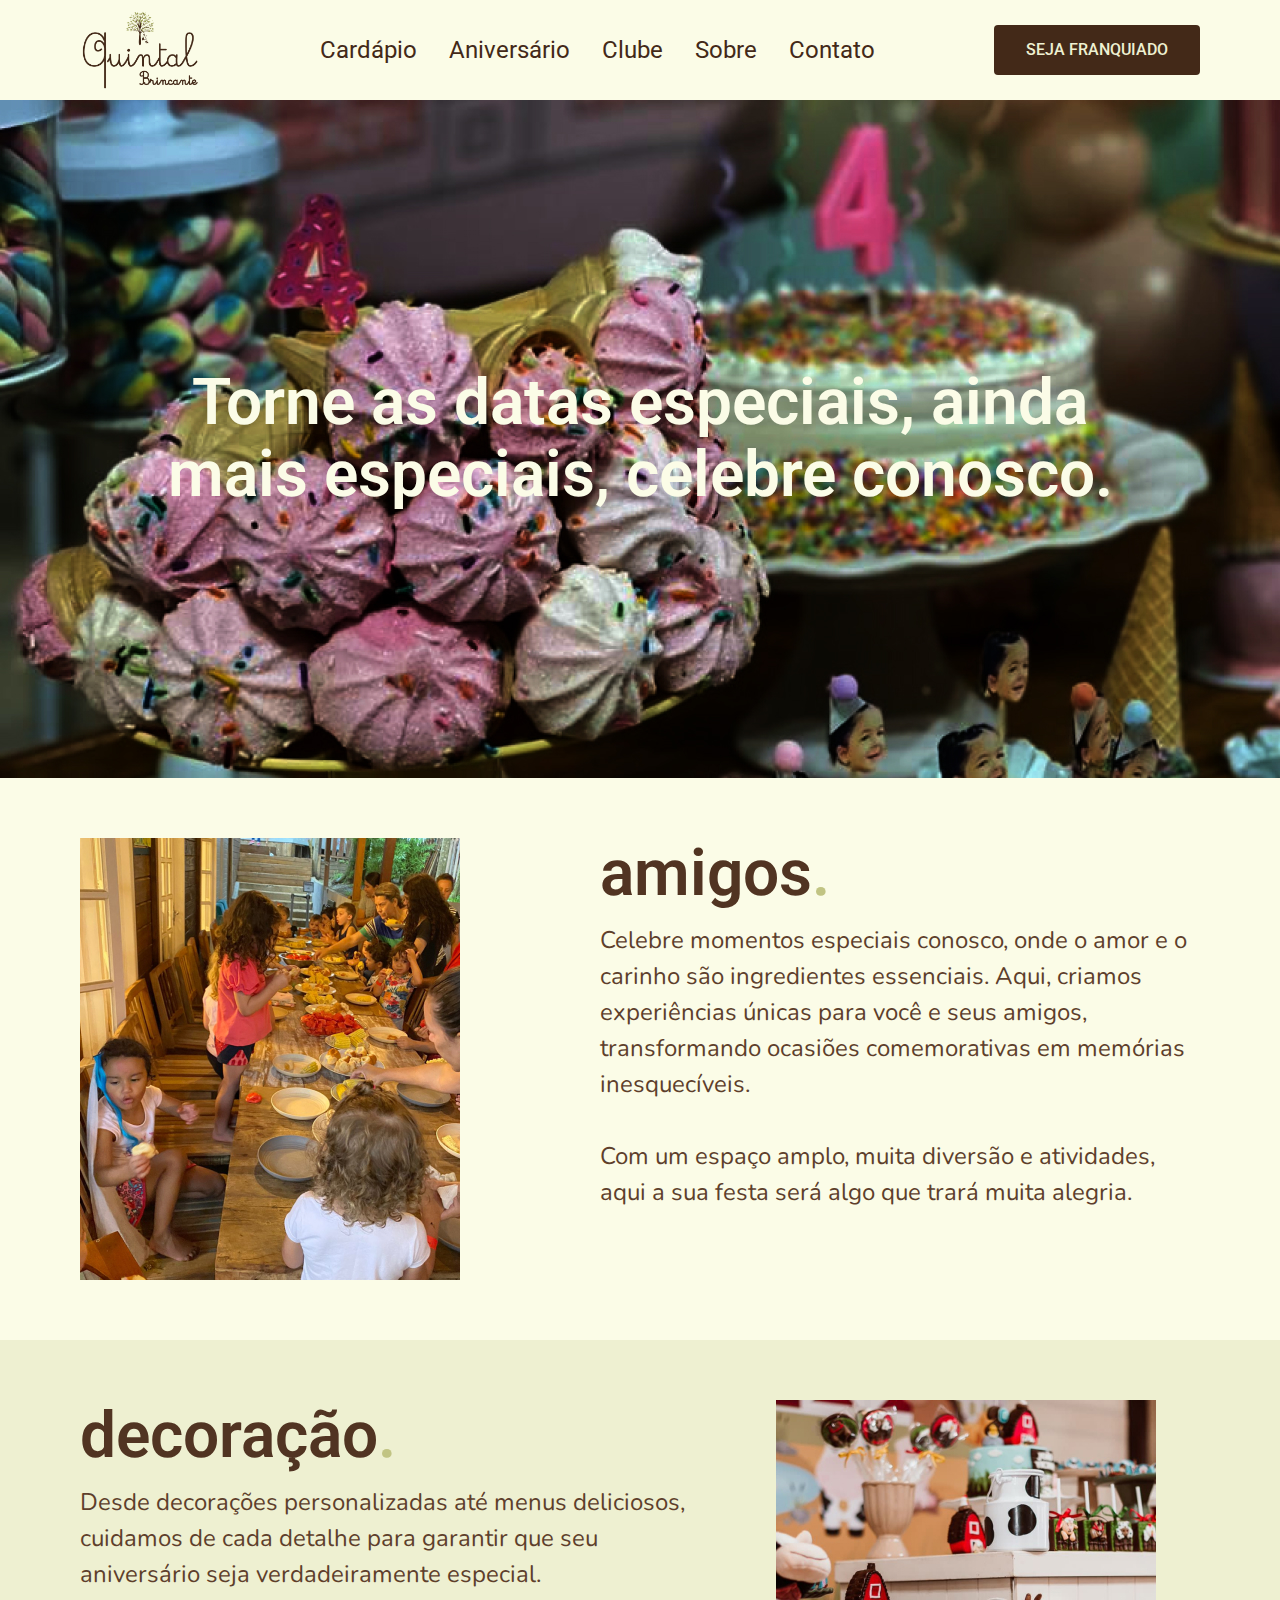
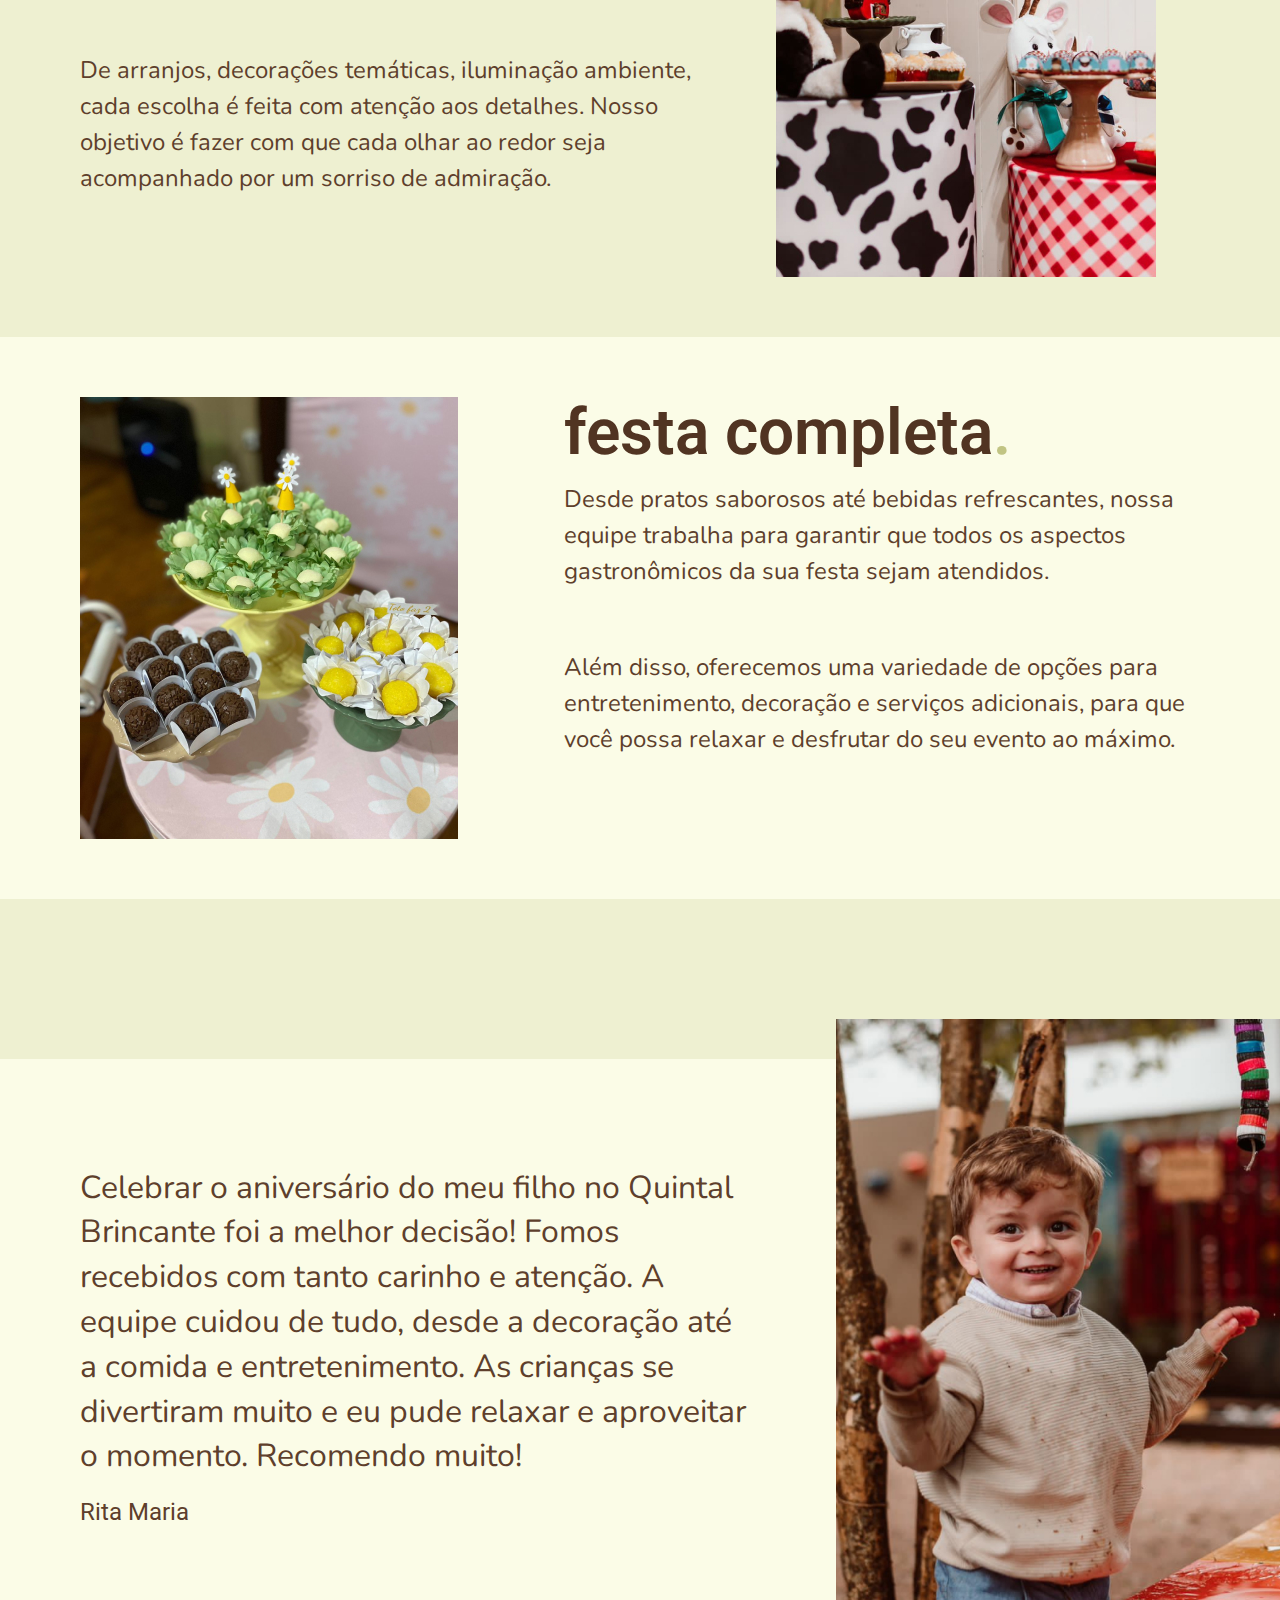
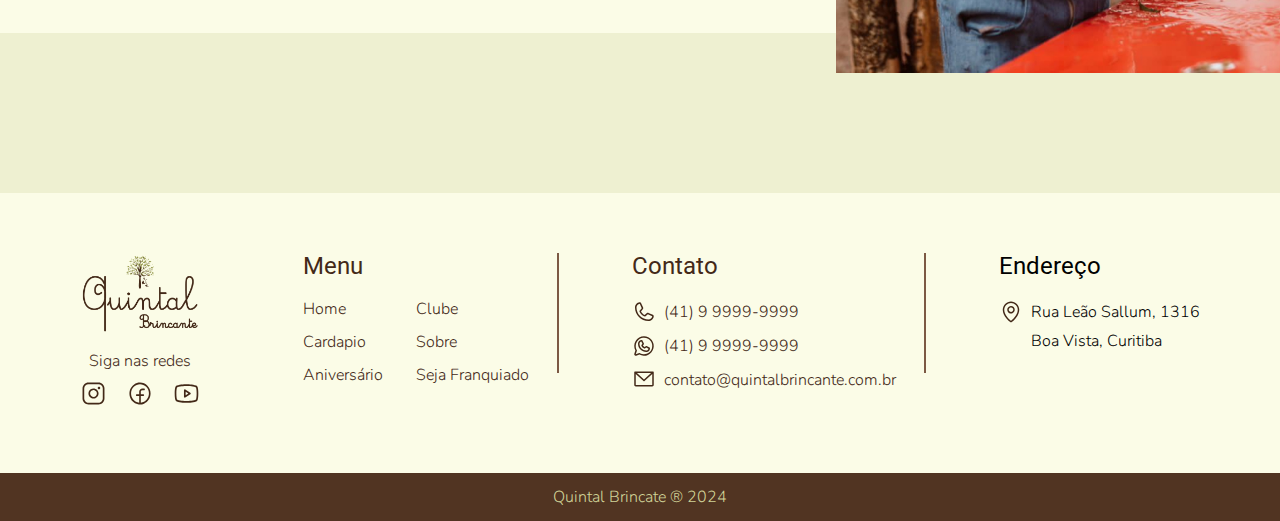
<file: aniversario.html>
<!DOCTYPE html>
<html lang="pt-BR">
  <head>
    <meta charset="UTF-8">
    <meta name="viewport" content="width=device-width, initial-scale=1.0">
    <title>Home | Quintal Brincante</title>
    <link rel="preconnect" href="https://fonts.googleapis.com">
    <link rel="preconnect" href="https://fonts.gstatic.com" crossorigin>
    <link href="https://fonts.googleapis.com/css2?family=Nunito:ital,wght@0,200..1000;1,200..1000&family=Roboto:ital,wght@0,100;0,300;0,400;0,500;0,700;0,900;1,100;1,300;1,400;1,500;1,700;1,900&display=swap" rel="stylesheet">
    <link rel="stylesheet" href="./css/style.css">
    <script src="./js/menu-hamburguer.js" defer></script>
  </head>
<body>

  <header class="header-bg">
    <div class="header container">
      <a href="./">
        <img class="logo" src="./src/logo/qb-logo.png" alt="logo quintal brincante">
      </a>

      <nav>
        <ul class="menu font-1-l cor-p3">
          <li><a href="./cardapio">Cardápio</a></li>
          <li><a href="./aniversario">Aniversário</a></li>
          <li><a href="./clube">Clube</a></li>
          <li><a href="./sobre">Sobre</a></li>
          <li><a href="./contato">Contato</a></li>
        </ul>
      </nav>

      <a class="botao-esc font-1-m-b cor-p2-3" href="./franquia">Seja Franquiado</a>
    </div>
  </header>

  <main class="aniversario-bg">
    <div class="aniversario container">
      <h1 class="font-1-xxl cor-p2-4">Torne as datas especiais, ainda<br> mais especiais, celebre conosco.</h1>
    </div>
  </main>

  <section class="amigos-bg">
    <div class="amigos container">
      <div>
        <img src="./src/img/aniversario/amigos.jpg" alt="crianças em uma mesa com comidas">
      </div>

      <div class="amigos-conteudo">
        <h1 class="font-1-xxl cor-p3-1">amigos<span class="cor-p1-3">.</span></h1>

        <p class="font-2-l cor-p3-2">
          Celebre momentos especiais conosco, onde o amor e o carinho são ingredientes essenciais. Aqui, criamos experiências únicas para você e seus amigos, transformando ocasiões comemorativas em memórias inesquecíveis.<br><br>

          Com um espaço amplo, muita diversão e atividades, aqui a sua festa será algo que trará muita alegria.</p>
      </div>
    </div>
  </section>

  <section class="decoracao-bg">
    <div class="decoracao container">
      <div class="decoracao-conteudo">
        <h1 class="font-1-xxl cor-p3-1">decoração<span class="cor-p1-3">.</span></h1>

        <p class="font-2-l cor-p3-2">Desde decorações personalizadas até menus deliciosos, cuidamos de cada detalhe para garantir que seu aniversário seja verdadeiramente especial.</p>

        <p class="font-2-l cor-p3-2">De arranjos, decorações temáticas, iluminação ambiente, cada escolha é feita com atenção aos detalhes. Nosso objetivo é fazer com que cada olhar ao redor seja acompanhado por um sorriso de admiração.</p>
      </div>

      <div>
        <img src="./src/img/aniversario/decoracao.jpg" alt="foto de um balcão com decoraçãoes de festa">
      </div>
    </div>
  </section>

  <section class="festa-bg">
    <div class="festa container">
      <div>
        <img src="./src/img/aniversario/festa.jpg" alt="foto de uma mesa com deces de festa">
      </div>

      <div class="festa-conteudo">
        <h1 class="font-1-xxl cor-p3-1">festa completa<span class="cor-p1-3">.</span></h1>

        <p class="font-2-l cor-p3-2">Desde pratos saborosos até bebidas refrescantes, nossa equipe trabalha para garantir que todos os aspectos gastronômicos da sua festa sejam atendidos.</p>

        <p class="font-2-l cor-p3-2">Além disso, oferecemos uma variedade de opções para entretenimento, decoração e serviços adicionais, para que você possa relaxar e desfrutar do seu evento ao máximo.</p>
      </div>
    </div>
  </section>

  <section class="depoimento-bg">
    <div class="depoimento container-depoimento">
      <div class="depoimento-conteudo">
        <p class="font-2-xl cor-p3-2">
          Celebrar o aniversário do meu filho no Quintal Brincante foi a melhor decisão! Fomos recebidos com tanto carinho e atenção. A equipe cuidou de tudo, desde a decoração até a comida e entretenimento. As crianças se divertiram muito e eu pude relaxar e aproveitar o momento. Recomendo muito!
        </p>
        <span class="font-1-l cor-p3-2">Rita Maria</span>
      </div>

      <div>
        <img src="./src/img/aniversario/depoimento.jpg" alt="Foto de uma criança com as mãos erguidas">
      </div>
    </div>
  </section>

  <footer class="footer-bg footer">
    <div class="footer container">
      <div class="logo logo-redes">
        <a href="./">
          <img src="./src/logo/qb-logo.png" alt="logo quintal brincante">
        </a>

        <p class="font-2-s cor-p3">Siga nas redes</p>

        <nav>
          <ul class="redes-menu">
            <li><a href="https://instagram.com" target="_blank"><img src="./src/icons/instagram.svg" alt="logo instagram" target="_blank"></img></a></li>
            <li><a href="https://facebook.com" target="_blank"><img src="./src/icons/facebook.svg" alt="logo facebook"></img></a></li>
            <li><a href="https://youtube.com"><img src="./src/icons/youtube.svg" alt="logo youtube"></img></a></li>
          </ul>
        </nav>
      </div>

      <div class="footer-menu footer-detalhe">
        <h3 class="font-1-l cor-p3">Menu</h3>
        <nav>
          <ul class="footer-menu-nav font-2-s cor-p3">
            <li><a href="./">Home</a></li>
            <li><a href="./clube">Clube</a></li>
            <li><a href="./cardapio">Cardapio</a></li>
            <li><a href="./sobre">Sobre</a></li>
            <li><a href="./aniversario">Aniversário</a></li>
            <li><a href="./franquia">Seja Franquiado</a></li>
          </ul>
        </nav>
      </div>

      <div class="footer-contato cor-p3 footer-detalhe">
        <h3 class="font-1-l">Contato</h3>

        <div class="contato-item font-2-s">
          <img src="./src/icons/telefone.svg" alt="ícone de um telefone">
          <a href="+550000000000">(41) 9 9999-9999</a>
        </div>

        <div class="contato-item font-2-s">
          <img src="./src/icons/whatsapp.svg" alt="ícone do whatsapp">
          <a href="">(41) 9 9999-9999</a>
        </div>

        <div class="contato-item font-2-s">
          <img src="./src/icons/email.svg" alt="ícone de um envolope">
          <a href="">contato@quintalbrincante.com.br</a>
        </div>
      </div>

      <div class="footer-endereco">
        <h3 class="font-1-l">Endereço</h3>

        <div class="endereco-item font-2-s">
          <img src="./src/icons/endereco.svg" alt="ícone de um telefone">
          <a href="https://google.com/maps/place/Rua+Le%C3%A3o+Sallum,+1316+-+Boa+Vista,+Curitiba+-+PR,+82540-050/data=!4m2!3m1!1s0x94dce691fe9e7ce1:0x84d23795d1066c5e?sa=X&ved=1t:242&ictx=111" target="_blank">Rua Leão Sallum, 1316</a>
          <a href="https://google.com/maps/place/Rua+Le%C3%A3o+Sallum,+1316+-+Boa+Vista,+Curitiba+-+PR,+82540-050/data=!4m2!3m1!1s0x94dce691fe9e7ce1:0x84d23795d1066c5e?sa=X&ved=1t:242&ictx=111" target="_blank">Boa Vista, Curitiba</a>
        </div>
      </div>
    </div>
  </footer>

  <div class="rodape-bg font-2-s cor-p1-4">
    <p>Quintal Brincate ® 2024</p>
  </div>
  
</body>
</html>
</file>
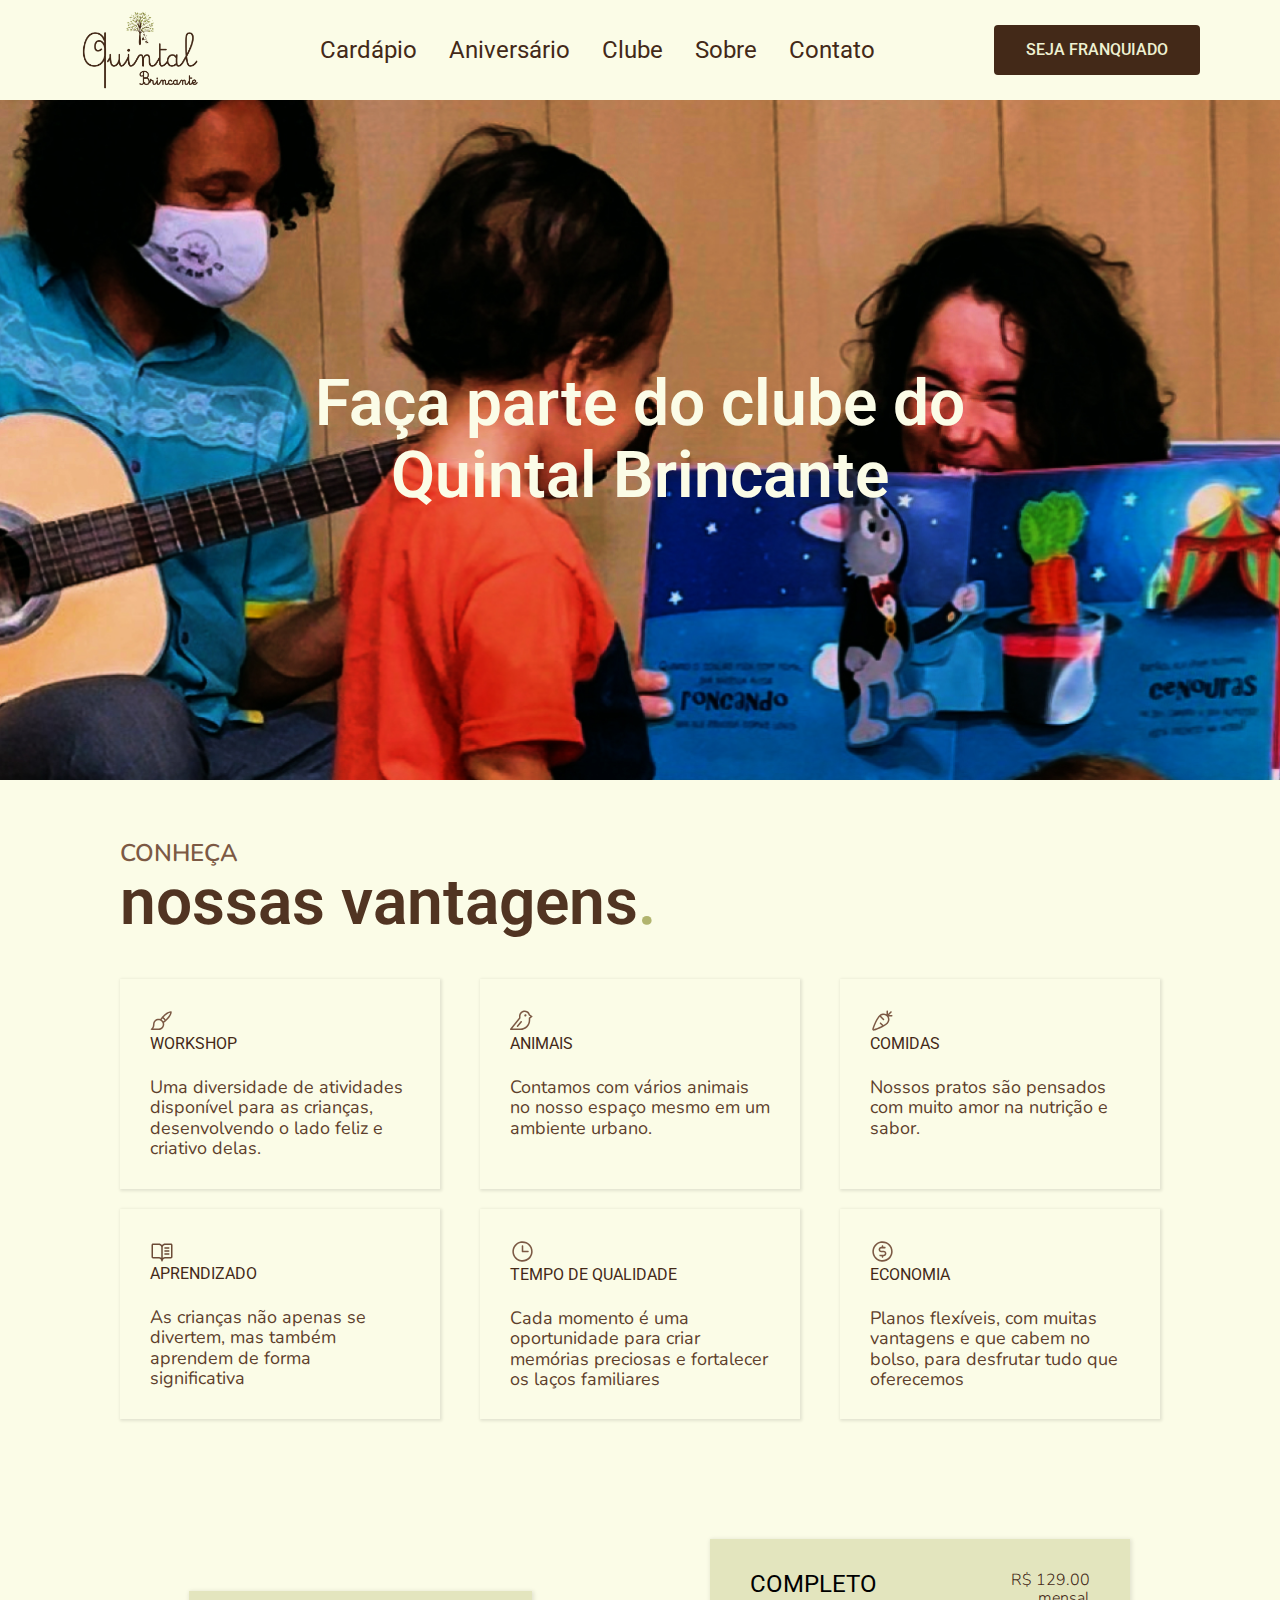
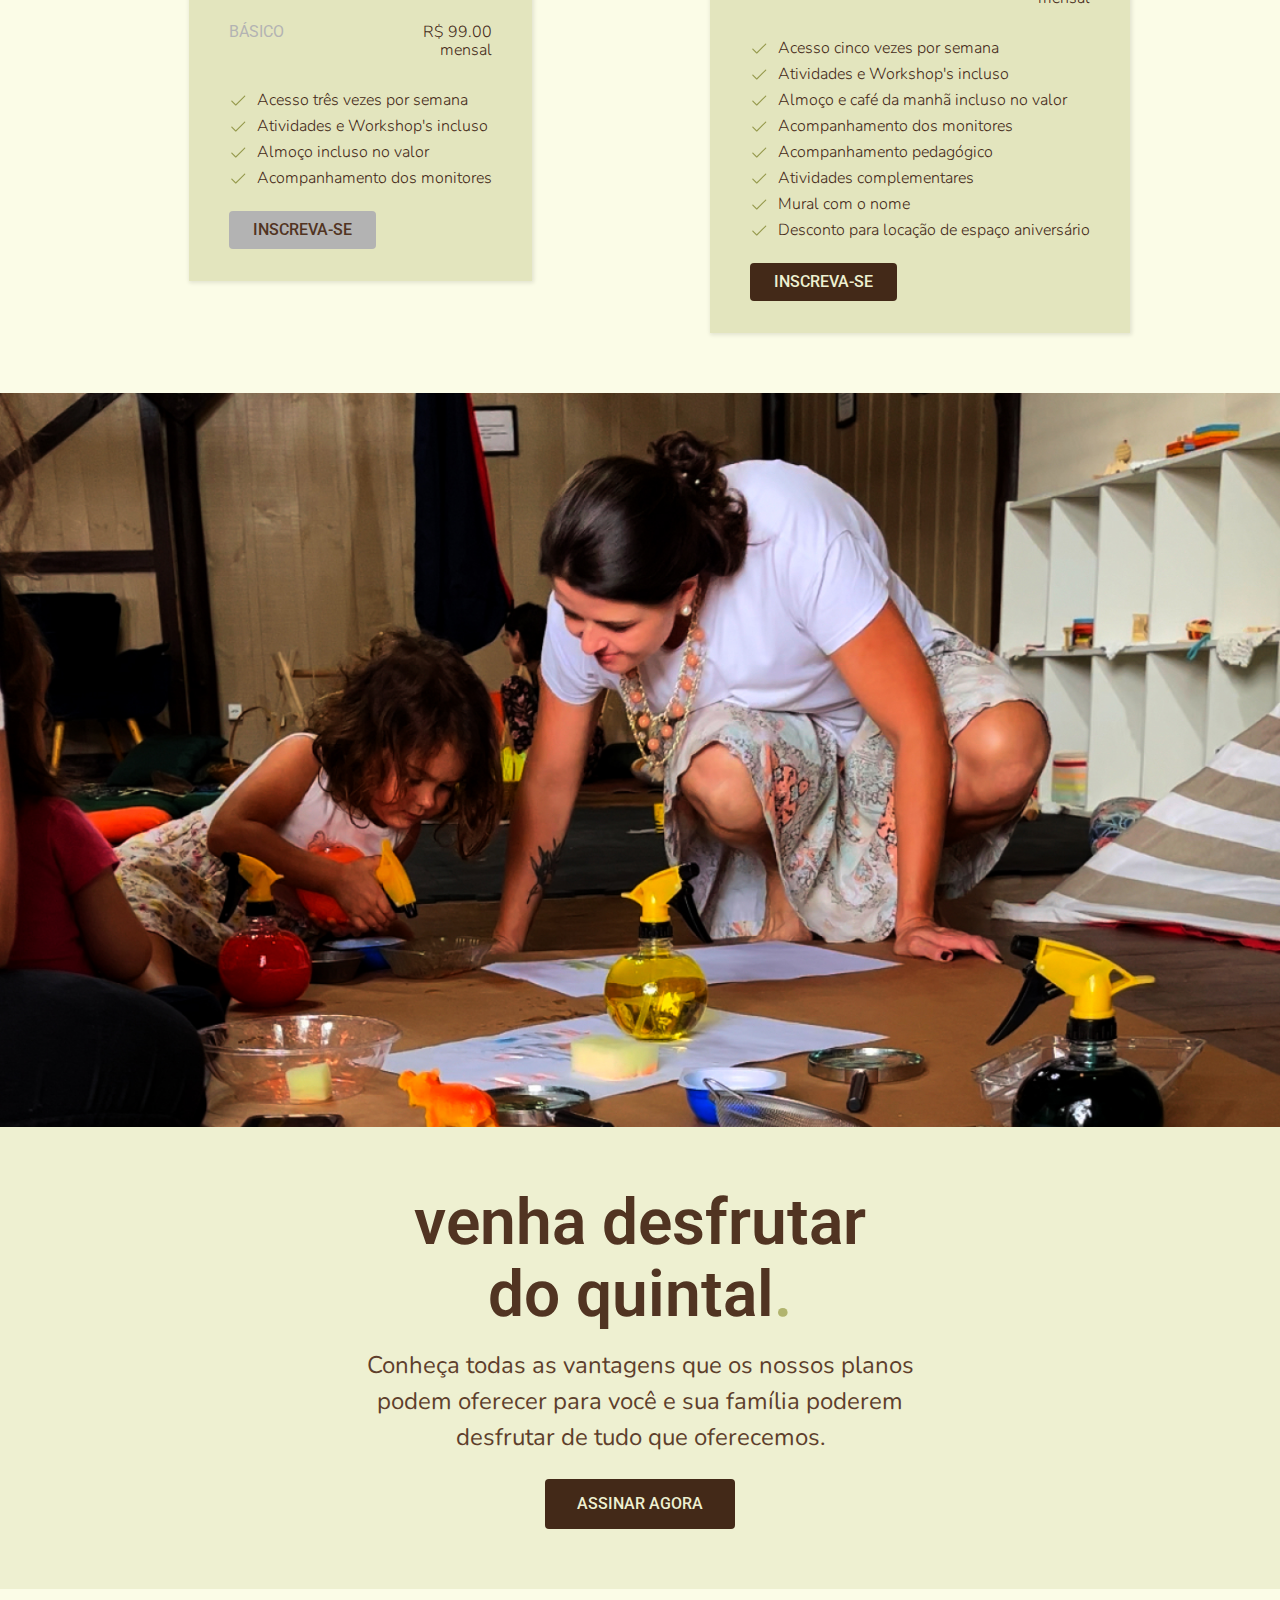
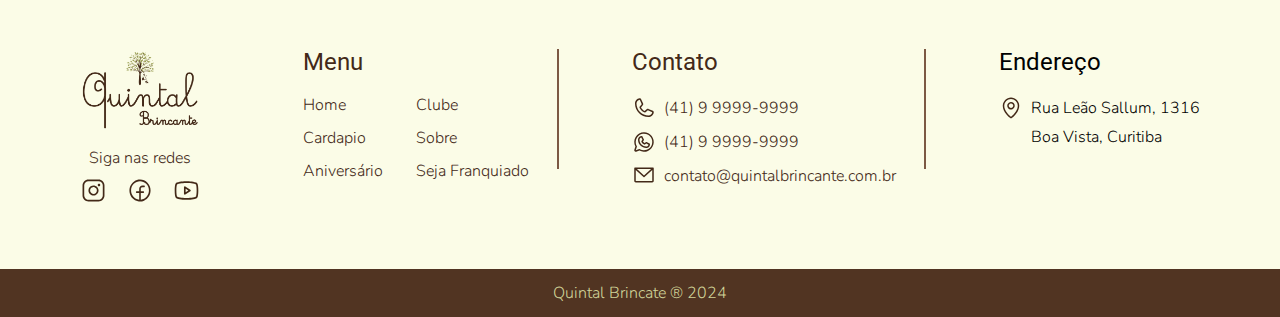
<file: clube.html>
<!DOCTYPE html>
<html lang="pt-BR">

<head>
  <meta charset="UTF-8">
  <meta name="viewport" content="width=device-width, initial-scale=1.0">
  <title>Home | Quintal Brincante</title>
  <link rel="preconnect" href="https://fonts.googleapis.com">
  <link rel="preconnect" href="https://fonts.gstatic.com" crossorigin>
  <link href="https://fonts.googleapis.com/css2?family=Nunito:ital,wght@0,200..1000;1,200..1000&family=Roboto:ital,wght@0,100;0,300;0,400;0,500;0,700;0,900;1,100;1,300;1,400;1,500;1,700;1,900&display=swap" rel="stylesheet">
  <link rel="stylesheet" href="./css/style.css">
  <script src="./js/menu-hamburguer.js" defer></script>
</head>

<body>

  <header class="header-bg">
    <div class="header container">
      <a href="./">
        <img class="logo" src="./src/logo/qb-logo.png" alt="logo quintal brincante">
      </a>

      <nav>
        <ul class="menu font-1-l cor-p3">
          <li><a href="./cardapio">Cardápio</a></li>
          <li><a href="./aniversario">Aniversário</a></li>
          <li><a href="./clube">Clube</a></li>
          <li><a href="./sobre">Sobre</a></li>
          <li><a href="./contato">Contato</a></li>
        </ul>
      </nav>

      <a class="botao-esc font-1-m-b cor-p2-3" href="./franquia">Seja Franquiado</a>
    </div>
  </header>

  <main class="clube-bg">
    <div class="clube container">
      <h1 class="font-1-xxl cor-p2-4">Faça parte do clube do<br>Quintal Brincante</h1>
    </div>
  </main>

  <section class="vantagens-bg">
    <div class="vantagens container">
      <div class="vantagens-titulo">
        <h3 class="font-2-l-b cor-p3-4">conheça</h3>
        <h1 class="font-1-xxl cor-p3-1">nossas vantagens<span class=" font-1-xxl cor-p1-2">.</span></h1>
      </div>

      <div class="vantagens-lista">
        <div class="vantagem-item">
          <img src="./src/icons/pincel.svg" alt="ícone de um pincel">
          <h3 class="font-1-m cor-p3">workshop</h3>
          <p class="font-2-m cor-p3-2">Uma diversidade de atividades disponível para as crianças, desenvolvendo o lado feliz e criativo delas.</p>
        </div>

        <div class="vantagem-item">
          <img src="./src/icons/passaro.svg" alt="ícone de um pássaro">
          <h3 class="font-1-m cor-p3">animais</h3>
          <p class="font-2-m cor-p3-2">Contamos com vários animais no nosso espaço mesmo em um ambiente urbano.</p>
        </div>

        <div class="vantagem-item">
          <img src="./src/icons/cenoura.svg" alt="ícone de uma cenoura">
          <h3 class="font-1-m cor-p3">comidas</h3>
          <p class="font-2-m cor-p3-2">Nossos pratos são pensados com muito amor na nutrição e sabor.</p>
        </div>

        <div class="vantagem-item">
          <img src="./src/icons/livro.svg" alt="ícone de um livro">
          <h3 class="font-1-m cor-p3">aprendizado</h3>
          <p class="font-2-m cor-p3-2">As crianças não apenas se divertem, mas também aprendem de forma significativa</p>
        </div>

        <div class="vantagem-item">
          <img src="./src/icons/relogio.svg" alt="ícone de um relógio">
          <h3 class="font-1-m cor-p3">tempo de qualidade</h3>
          <p class="font-2-m cor-p3-2">Cada momento é uma oportunidade para criar memórias preciosas e fortalecer os laços familiares</p>
        </div>

        <div class="vantagem-item">
          <img src="./src/icons/cifrao.svg" alt="ícone de um cifrão">
          <h3 class="font-1-m cor-p3">economia</h3>
          <p class="font-2-m cor-p3-2">Planos flexíveis, com muitas vantagens e que cabem no bolso, para desfrutar tudo que oferecemos</p>
        </div>
      </div>
    </div>
  </section>

  <section class="planos-bg">
    <div class="planos container">
      <div class="planos-item">
        <div class="planos-item-titulo">
          <h3 class="font-1-m">básico</h3>

          <div class="plano-preco font-2-s cor-p3">
            <span>R$ 99.00</span>
            <span>mensal</span>
          </div>
        </div>

        <ul class="plano-vantagens font-2-s cor-p3">
          <li>Acesso três vezes por semana</li>
          <li>Atividades e Workshop's incluso</li>
          <li>Almoço incluso no valor</li>
          <li>Acompanhamento dos monitores</li>
        </ul>

        <a class="botao-esc botao-cinza font-1-m-b cor-p3-1" href="./">inscreva-se</a>
      </div>

      <div class="planos-item">
        <div class="planos-item-titulo">
          <h3 class="font-1-l">completo</h3>

          <div class="plano-preco font-2-s cor-p3">
            <span>R$ 129.00</span>
            <span>mensal</span>
          </div>
        </div>

        <ul class="plano-vantagens font-2-s cor-p3">
          <li>Acesso cinco vezes por semana</li>
          <li>Atividades e Workshop's incluso</li>
          <li>Almoço e café da manhã incluso no valor</li>
          <li>Acompanhamento dos monitores</li>
          <li>Acompanhamento pedagógico</li>
          <li>Atividades complementares</li>
          <li>Mural com o nome</li>
          <li>Desconto para locação de espaço aniversário</li>
        </ul>

        <a class="botao-esc font-1-m-b cor-p2-3" href="./">inscreva-se</a>
      </div>
    </div>
  </section>

  <img class="desfrutar-img" src="./src//img/clube/desfrutar.jpg" alt="foto de uma mulher brincando com frascos de água e papel no chão com uma criança">

  <section class="desfrutar-bg">
    <div class="desfrutar container">
      <h1 class="font-1-xxl cor-p3-1">venha desfrutar<br> do quintal<span class="cor-p1-2">.</span></h1>

      <p class="font-2-l cor-p3-2">Conheça todas as vantagens que os nossos planos<br> podem oferecer para você e sua família poderem<br> desfrutar de tudo que oferecemos.</p>

      <a class="botao-esc font-1-m-b cor-p2-3" href="./">assinar agora</a>
    </div>
  </section>

  <footer class="footer-bg">
    <div class="footer container">
      <div class="logo logo-redes">
        <a href="./">
          <img src="./src/logo/qb-logo.png" alt="logo quintal brincante">
        </a>

        <p class="font-2-s cor-p3">Siga nas redes</p>

        <nav>
          <ul class="redes-menu">
            <li><a href="https://instagram.com" target="_blank"><img src="./src/icons/instagram.svg" alt="logo instagram" target="_blank"></img></a></li>
            <li><a href="https://facebook.com" target="_blank"><img src="./src/icons/facebook.svg" alt="logo facebook"></img></a></li>
            <li><a href="https://youtube.com"><img src="./src/icons/youtube.svg" alt="logo youtube"></img></a></li>
          </ul>
        </nav>
      </div>

      <div class="footer-menu footer-detalhe">
        <h3 class="font-1-l cor-p3">Menu</h3>
        <nav>
          <ul class="footer-menu-nav font-2-s cor-p3">
            <li><a href="./">Home</a></li>
            <li><a href="./clube">Clube</a></li>
            <li><a href="./cardapio">Cardapio</a></li>
            <li><a href="./sobre">Sobre</a></li>
            <li><a href="./aniversario">Aniversário</a></li>
            <li><a href="./franquia">Seja Franquiado</a></li>
          </ul>
        </nav>
      </div>

      <div class="footer-contato cor-p3 footer-detalhe">
        <h3 class="font-1-l">Contato</h3>

        <div class="contato-item font-2-s">
          <img src="./src/icons/telefone.svg" alt="ícone de um telefone">
          <a href="+550000000000">(41) 9 9999-9999</a>
        </div>

        <div class="contato-item font-2-s">
          <img src="./src/icons/whatsapp.svg" alt="ícone do whatsapp">
          <a href="">(41) 9 9999-9999</a>
        </div>

        <div class="contato-item font-2-s">
          <img src="./src/icons/email.svg" alt="ícone de um envolope">
          <a href="">contato@quintalbrincante.com.br</a>
        </div>
      </div>

      <div class="footer-endereco">
        <h3 class="font-1-l">Endereço</h3>

        <div class="endereco-item font-2-s">
          <img src="./src/icons/endereco.svg" alt="ícone de um telefone">
          <a href="https://google.com/maps/place/Rua+Le%C3%A3o+Sallum,+1316+-+Boa+Vista,+Curitiba+-+PR,+82540-050/data=!4m2!3m1!1s0x94dce691fe9e7ce1:0x84d23795d1066c5e?sa=X&ved=1t:242&ictx=111" target="_blank">Rua Leão Sallum, 1316</a>
          <a href="https://google.com/maps/place/Rua+Le%C3%A3o+Sallum,+1316+-+Boa+Vista,+Curitiba+-+PR,+82540-050/data=!4m2!3m1!1s0x94dce691fe9e7ce1:0x84d23795d1066c5e?sa=X&ved=1t:242&ictx=111" target="_blank">Boa Vista, Curitiba</a>
        </div>
      </div>
    </div>
  </footer>

  <div class="rodape-bg font-2-s cor-p1-4">
    <p>Quintal Brincate ® 2024</p>
  </div>
</body>

</html>
</file>
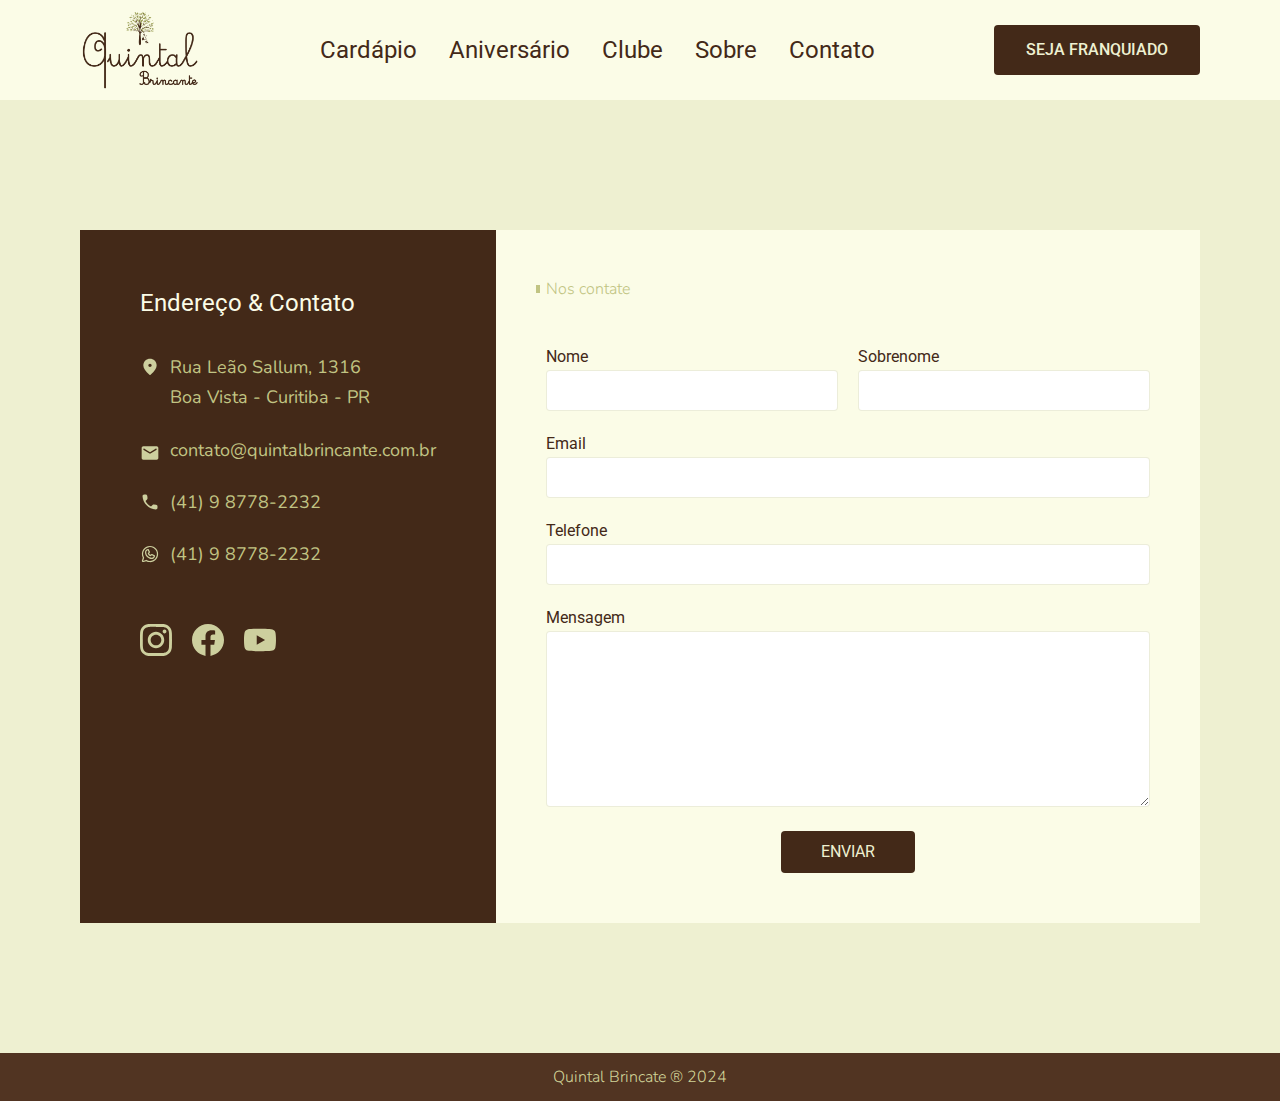
<file: contato.html>
<!DOCTYPE html>
<html lang="pt-BR">
<head>
  <meta charset="UTF-8">
  <meta name="viewport" content="width=device-width, initial-scale=1.0">
  <title>Home | Quintal Brincante</title>
  <link rel="preconnect" href="https://fonts.googleapis.com">
  <link rel="preconnect" href="https://fonts.gstatic.com" crossorigin>
  <link href="https://fonts.googleapis.com/css2?family=Nunito:ital,wght@0,200..1000;1,200..1000&family=Roboto:ital,wght@0,100;0,300;0,400;0,500;0,700;0,900;1,100;1,300;1,400;1,500;1,700;1,900&display=swap" rel="stylesheet">
  <link rel="stylesheet" href="./css/style.css">
  <script src="./js/menu-hamburguer.js" defer></script>
</head>
<body id="contato">

  <header class="header-bg">
    <div class="header container">
      <a href="./">
        <img class="logo" src="./src/logo/qb-logo.png" alt="logo quintal brincante">
      </a>

      <nav>
        <ul class="menu font-1-l cor-p3">
          <li><a href="./cardapio">Cardápio</a></li>
          <li><a href="./aniversario">Aniversário</a></li>
          <li><a href="./clube">Clube</a></li>
          <li><a href="./sobre">Sobre</a></li>
          <li><a href="./contato">Contato</a></li>
        </ul>
      </nav>

      <a class="botao-esc font-1-m-b cor-p2-3" href="./franquia">Seja Franquiado</a>
    </div>
  </header>

  <main class="contato-bg">
    <div class="contato container">
      <div class="contato-info-bg">
        <div class="contato-info">
          <h3 class="font-1-l cor-p2-4">Endereço & Contato</h3>
          
          <div class="contato-lista font-2-m cor-p1-3">
            <div class="contato-lista-item endereco">
              <img src="./src/img/contato/local.svg" alt="">
              <a href="">Rua Leão Sallum, 1316</a>
              <a href="">Boa Vista - Curitiba - PR</a>
            </div>

            <div class="contato-lista-item">
              <img src="./src/img/contato/email.svg" alt="">
              <a href="mailto:contato@quintalbrincante.com.br">contato@quintalbrincante.com.br</a>
            </div>

            <div class="contato-lista-item">
              <img src="./src/img/contato/telefone.svg" alt="">
              <a href="tel: +554187782232">(41) 9 8778-2232</a>
            </div>

            <div class="contato-lista-item">
              <img src="./src/img/contato/whats.svg" alt="">
              <a href="https://wa.me/554187782232">(41) 9 8778-2232</a>
            </div>
          </div>
        </div>
  
        <nav>
          <ul class="redes-menu">
            <li><a href="https://www.instagram.com/quintalbrincantegastronomia" target="_blank"><img src="./src/icons/instagram-w.svg" alt="logo instagram" target="_blank"></img></a></li>
            <li><a href="https://facebook.com/quintalgastronomiaelazer" target="_blank"><img src="./src/icons/facebook-w.svg" alt="logo facebook"></img></a></li>
            <li><a href="https://www.youtube.com/@quintalbrincante"><img src="./src/icons/youtube-w.svg" alt="logo youtube"></img></a></li>
          </ul>
        </nav>
      </div>
  
      <div class="contato-form">
        <div class="formulario-bg">
          <h4 class="font-2-s cor-p1-3">Nos contate</h4>
          <form class="formulario font-1-m cor-p3" action="">
            <div class="nome-completo">
              <div class="formulario-item">
                <label for="nome">Nome</label>
                <input id="nome" type="text">
              </div>
      
              <div class="formulario-item">
                <label for="sobrenome">Sobrenome</label>
                <input id="sobrenome" type="text">
              </div>
            </div>
    
            <div class="formulario-item">
              <label for="email">Email</label>
              <input id="email" type="text">
            </div>

                
            <div class="formulario-item">
              <label for="email">Telefone</label>
              <input id="email" type="text">
            </div>
    
            <div class="formulario-item">
              <label for="mensagem">Mensagem</label>
              <textarea name="" id="mensagem" cols="30" rows="10"></textarea>
            </div>
    
            <a class="botao-esc font-1-m cor-p2-3" href="">enviar</a>
          </form>
        </div>
      </div>
    </div>
  </main>

  <div class="rodape-bg font-2-s cor-p1-4">
    <p>Quintal Brincate ® 2024</p>
  </div>

</body>
</html>
</file>
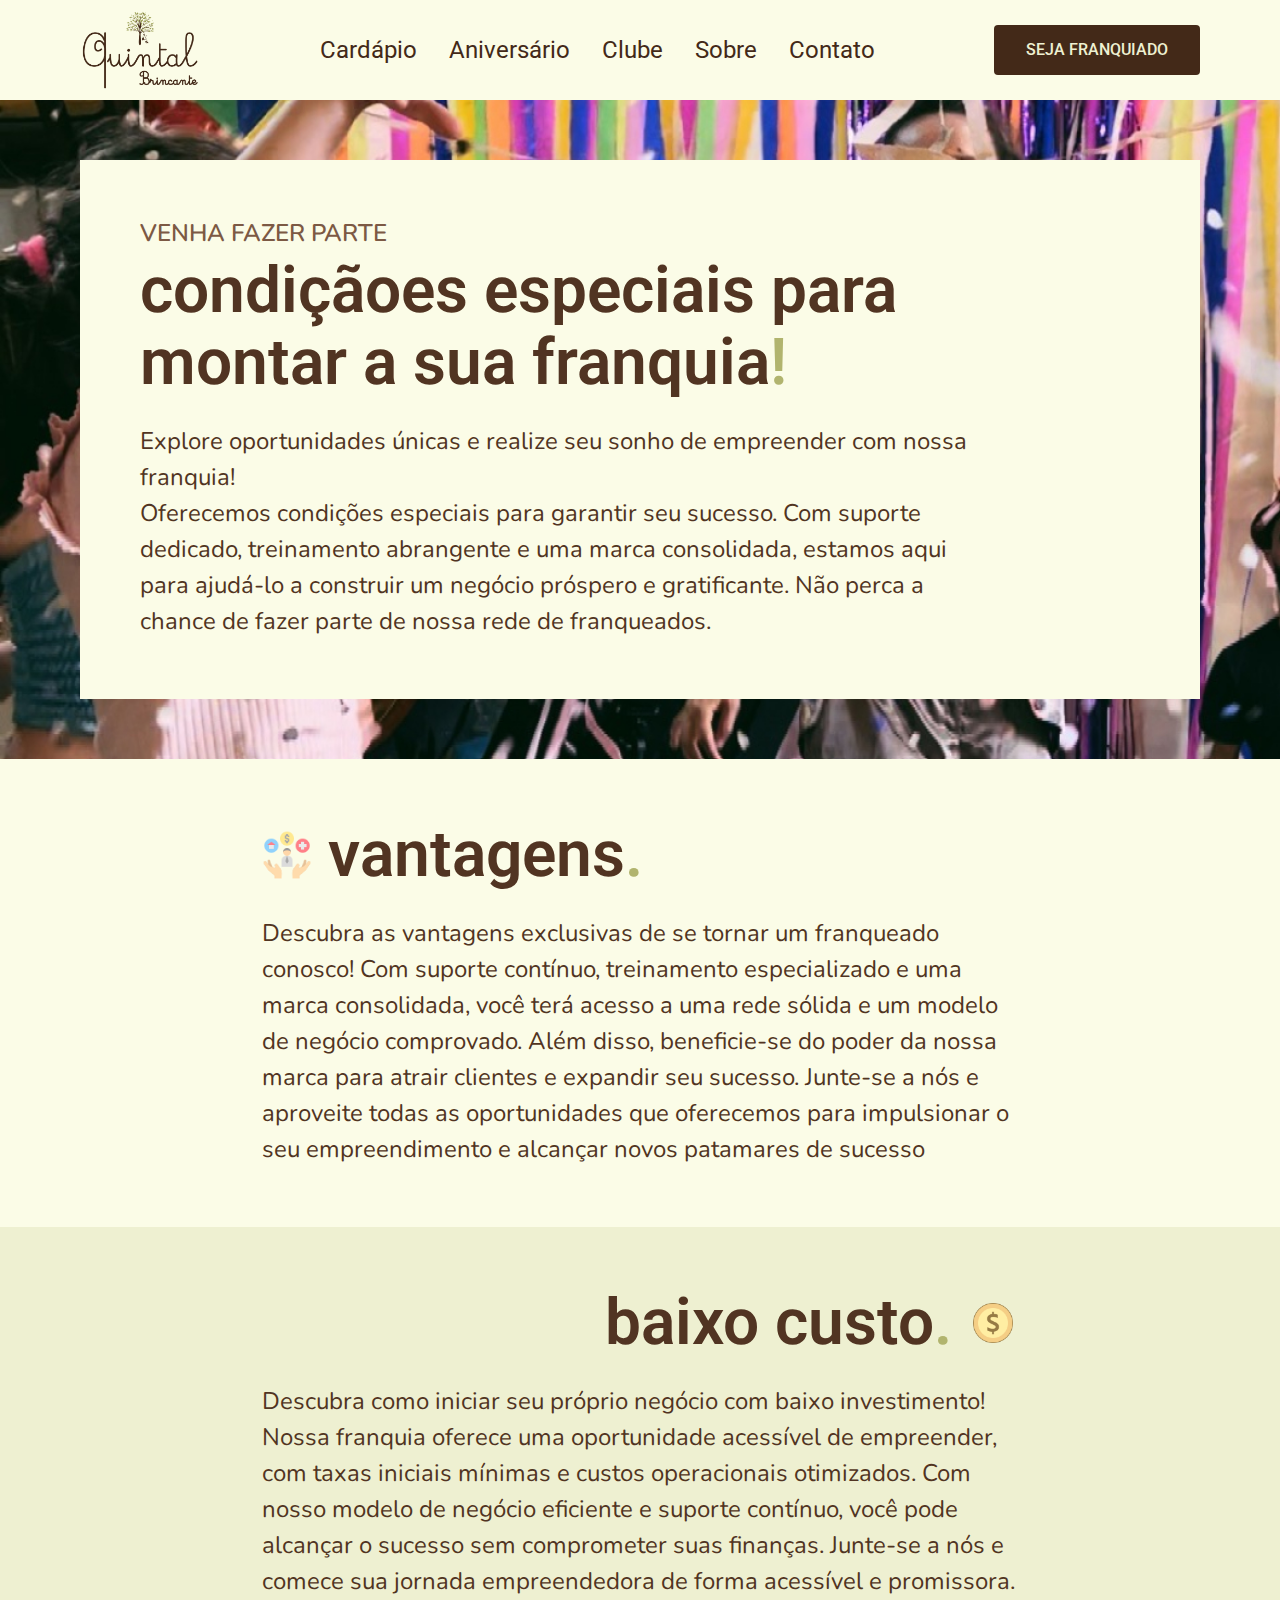
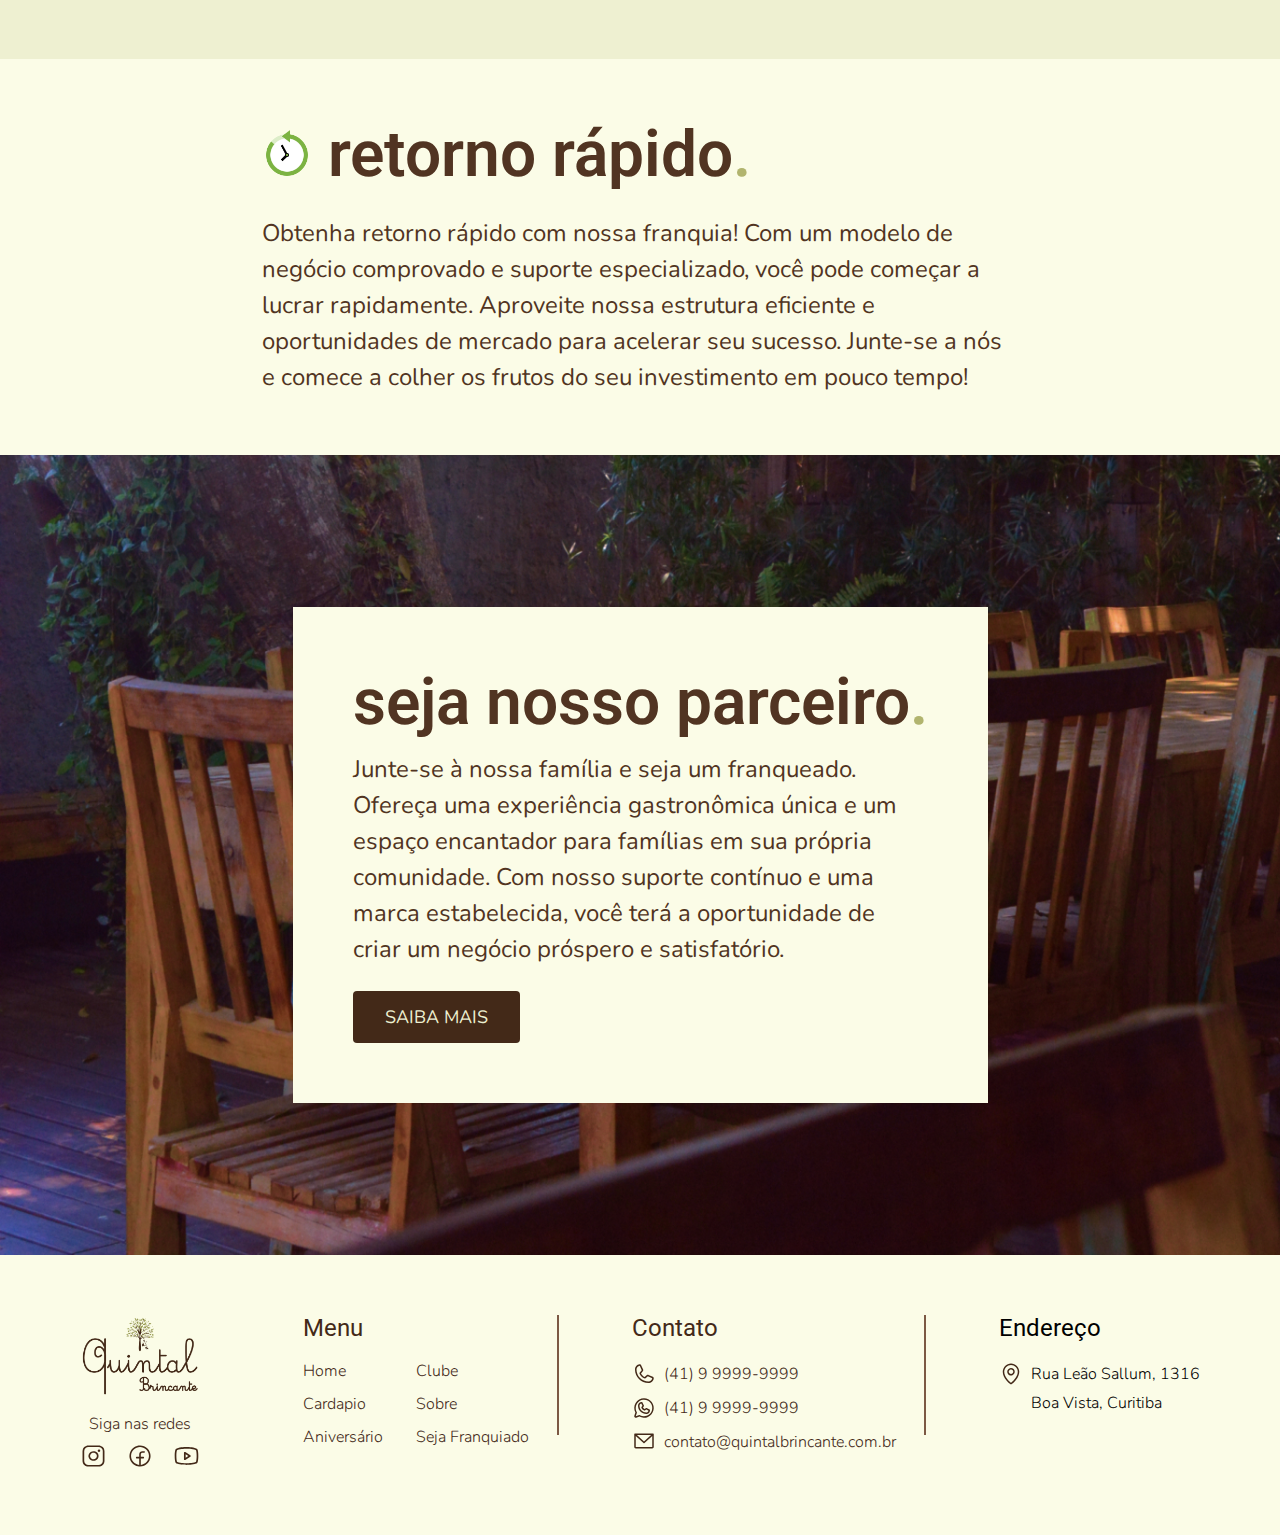
<file: franquia.html>
<!DOCTYPE html>
<html lang="pt-BR">
<head>
  <meta charset="UTF-8">
  <meta name="viewport" content="width=device-width, initial-scale=1.0">
  <title>Home | Quintal Brincante</title>
  <link rel="preconnect" href="https://fonts.googleapis.com">
  <link rel="preconnect" href="https://fonts.gstatic.com" crossorigin>
  <link href="https://fonts.googleapis.com/css2?family=Nunito:ital,wght@0,200..1000;1,200..1000&family=Roboto:ital,wght@0,100;0,300;0,400;0,500;0,700;0,900;1,100;1,300;1,400;1,500;1,700;1,900&display=swap" rel="stylesheet">
  <link rel="stylesheet" href="./css/style.css">
  <script src="./js/menu-hamburguer.js" defer></script>
</head>
<body id="franquia">
  <header class="header-bg">
    <div class="header container">
      <a href="./">
        <img class="logo" src="./src/logo/qb-logo.png" alt="logo quintal brincante">
      </a>

      <nav>
        <ul class="menu font-1-l cor-p3">
          <li><a href="./cardapio">Cardápio</a></li>
          <li><a href="./aniversario">Aniversário</a></li>
          <li><a href="./clube">Clube</a></li>
          <li><a href="./sobre">Sobre</a></li>
          <li><a href="./contato">Contato</a></li>
        </ul>
      </nav>

      <a class="botao-esc font-1-m-b cor-p2-3" href="./franquia">Seja Franquiado</a>
    </div>
  </header>

  <main class="franquia-bg">
    <div class="franquia container">
      <div class="franquia-card">
        <h3 class="font-2-l-b cor-p3-4">venha fazer parte</h3>
        <h1 class="font font-1-xxl cor-p3-1">condiçãoes especiais para<br> montar a sua franquia<span class="font-1-xxl cor-p1-2">!</span></h1>
        <p class="font-2-l cor-p3-1">Explore oportunidades únicas e realize seu sonho de empreender com nossa franquia!<br> Oferecemos condições especiais para garantir seu sucesso. Com suporte dedicado, treinamento abrangente e uma marca consolidada, estamos aqui para ajudá-lo a construir um negócio próspero e gratificante. Não perca a chance de fazer parte de nossa rede de franqueados.</p>
      </div>
    </div>
  </main>

  <section class="vantagens-bg">
    <div class="vantagens container">
      <div class="vantagens-titulo">
        <img src="./src/img/seja-franquiado/vantagem.png" alt="">
        <h1 class="font font-1-xxl cor-p3-1">vantagens<span class="font-1-xxl cor-p1-2">.</span></h1>
      </div>
  
      <p class="font-2-l cor-p3-1">Descubra as vantagens exclusivas de se tornar um franqueado conosco! Com suporte contínuo, treinamento especializado e uma marca consolidada, você terá acesso a uma rede sólida e um modelo de negócio comprovado. Além disso, beneficie-se do poder da nossa marca para atrair clientes e expandir seu sucesso. Junte-se a nós e aproveite todas as oportunidades que oferecemos para impulsionar o seu empreendimento e alcançar novos patamares de sucesso</p>
    </div>
  </section>

  <section class="custo-bg">
    <div class="custo container">
      <div class="custo-titulo">
        <h1 class="font font-1-xxl cor-p3-1">baixo custo<span class="font-1-xxl cor-p1-2">.</span></h1>
        <img src="./src/img/seja-franquiado/custo.png" alt="">
      </div>
  
      <p class="font-2-l cor-p3-1">Descubra como iniciar seu próprio negócio com baixo investimento! Nossa franquia oferece uma oportunidade acessível de empreender, com taxas iniciais mínimas e custos operacionais otimizados. Com nosso modelo de negócio eficiente e suporte contínuo, você pode alcançar o sucesso sem comprometer suas finanças. Junte-se a nós e comece sua jornada empreendedora de forma acessível e promissora.</p>
    </div>
  </section>

  <section class="retorno-bg">
    <div class="retorno container">
      <div class="retorno-titulo">
        <img src="./src/img/seja-franquiado/retorno.png" alt="">
        <h1 class="font font-1-xxl cor-p3-1">retorno rápido<span class="font-1-xxl cor-p1-2">.</span></h1>
      </div>
  
      <p class="font-2-l cor-p3-1">Obtenha retorno rápido com nossa franquia! Com um modelo de negócio comprovado e suporte especializado, você pode começar a lucrar rapidamente. Aproveite nossa estrutura eficiente e oportunidades de mercado para acelerar seu sucesso. Junte-se a nós e comece a colher os frutos do seu investimento em pouco tempo!</p>
    </div>
  </section>

  <section class="parceiro-bg">
    <div class="parceiro container">
      <div class="parceiro-card">
        <h1 class="font font-1-xxl cor-p3-1">seja nosso parceiro<span class="font-1-xxl cor-p1-2">.</span></h1>

        <p class="font-2-l cor-p3-1">Junte-se à nossa família e seja um franqueado. Ofereça uma experiência gastronômica única e um espaço encantador para famílias em sua própria comunidade. Com nosso suporte contínuo e uma marca estabelecida, você terá a oportunidade de criar um negócio próspero e satisfatório.</p>

        <a class="botao-esc font-2-m cor-p2-3" href="">saiba mais</a>

      </div>
    </div>
  </section>

  <footer class="footer-bg">
    <div class="footer container">
      <div class="logo logo-redes">
        <a href="./">
          <img src="./src/logo/qb-logo.png" alt="logo quintal brincante">
        </a>

        <p class="font-2-s cor-p3">Siga nas redes</p>

        <nav>
          <ul class="redes-menu">
            <li><a href="https://instagram.com" target="_blank"><img src="./src/icons/instagram.svg" alt="logo instagram" target="_blank"></img></a></li>
            <li><a href="https://facebook.com" target="_blank"><img src="./src/icons/facebook.svg" alt="logo facebook"></img></a></li>
            <li><a href="https://youtube.com"><img src="./src/icons/youtube.svg" alt="logo youtube"></img></a></li>
          </ul>
        </nav>
      </div>

      <div class="footer-menu footer-detalhe">
        <h3 class="font-1-l cor-p3">Menu</h3>
        <nav>
          <ul class="footer-menu-nav font-2-s cor-p3">
            <li><a href="./">Home</a></li>
            <li><a href="./clube">Clube</a></li>
            <li><a href="./cardapio">Cardapio</a></li>
            <li><a href="./sobre">Sobre</a></li>
            <li><a href="./aniversario">Aniversário</a></li>
            <li><a href="./franquia">Seja Franquiado</a></li>
          </ul>
        </nav>
      </div>

      <div class="footer-contato cor-p3 footer-detalhe">
        <h3 class="font-1-l">Contato</h3>

        <div class="contato-item font-2-s">
          <img src="./src/icons/telefone.svg" alt="ícone de um telefone">
          <a href="+550000000000">(41) 9 9999-9999</a>
        </div>

        <div class="contato-item font-2-s">
          <img src="./src/icons/whatsapp.svg" alt="ícone do whatsapp">
          <a href="">(41) 9 9999-9999</a>
        </div>

        <div class="contato-item font-2-s">
          <img src="./src/icons/email.svg" alt="ícone de um envolope">
          <a href="">contato@quintalbrincante.com.br</a>
        </div>
      </div>

      <div class="footer-endereco">
        <h3 class="font-1-l">Endereço</h3>

        <div class="endereco-item font-2-s">
          <img src="./src/icons/endereco.svg" alt="ícone de um telefone">
          <a href="https://google.com/maps/place/Rua+Le%C3%A3o+Sallum,+1316+-+Boa+Vista,+Curitiba+-+PR,+82540-050/data=!4m2!3m1!1s0x94dce691fe9e7ce1:0x84d23795d1066c5e?sa=X&ved=1t:242&ictx=111" target="_blank">Rua Leão Sallum, 1316</a>
          <a href="https://google.com/maps/place/Rua+Le%C3%A3o+Sallum,+1316+-+Boa+Vista,+Curitiba+-+PR,+82540-050/data=!4m2!3m1!1s0x94dce691fe9e7ce1:0x84d23795d1066c5e?sa=X&ved=1t:242&ictx=111" target="_blank">Boa Vista, Curitiba</a>
        </div>
      </div>
    </div>
  </footer>
</body>
</html>
</file>
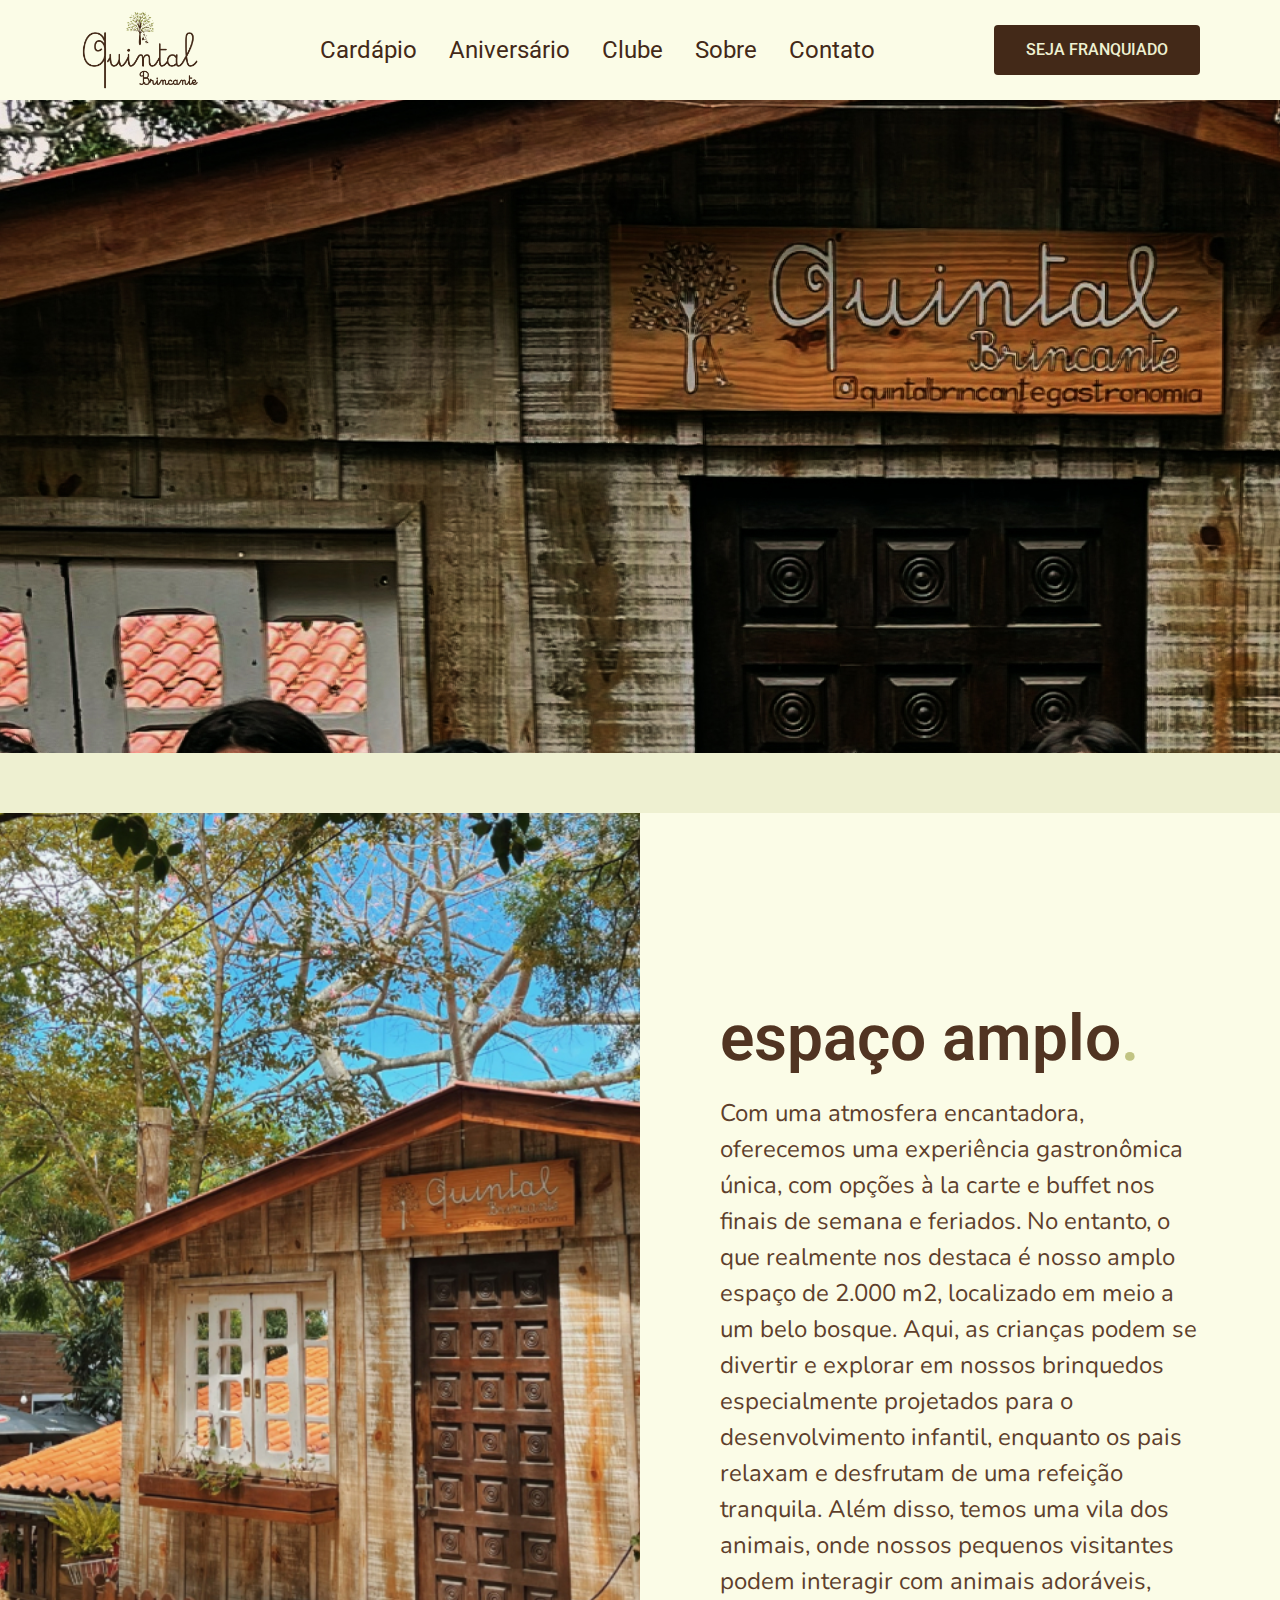
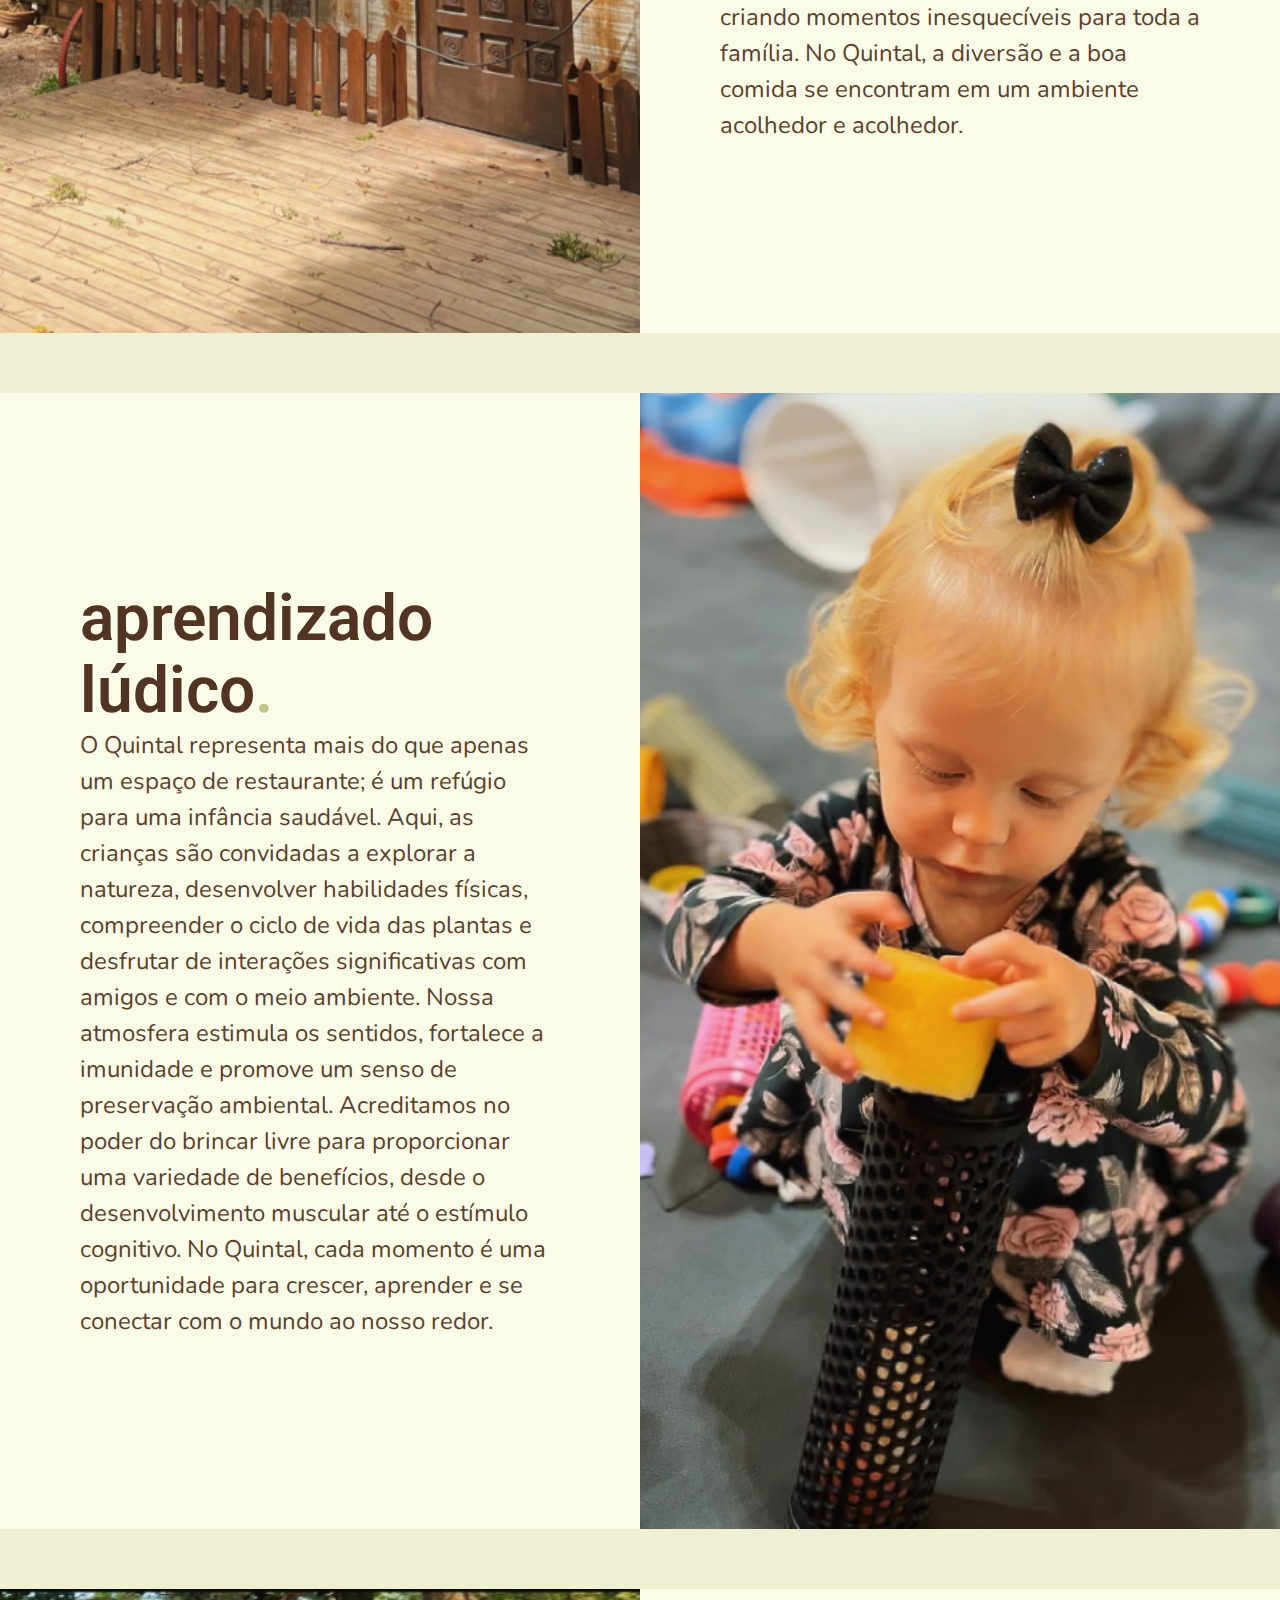
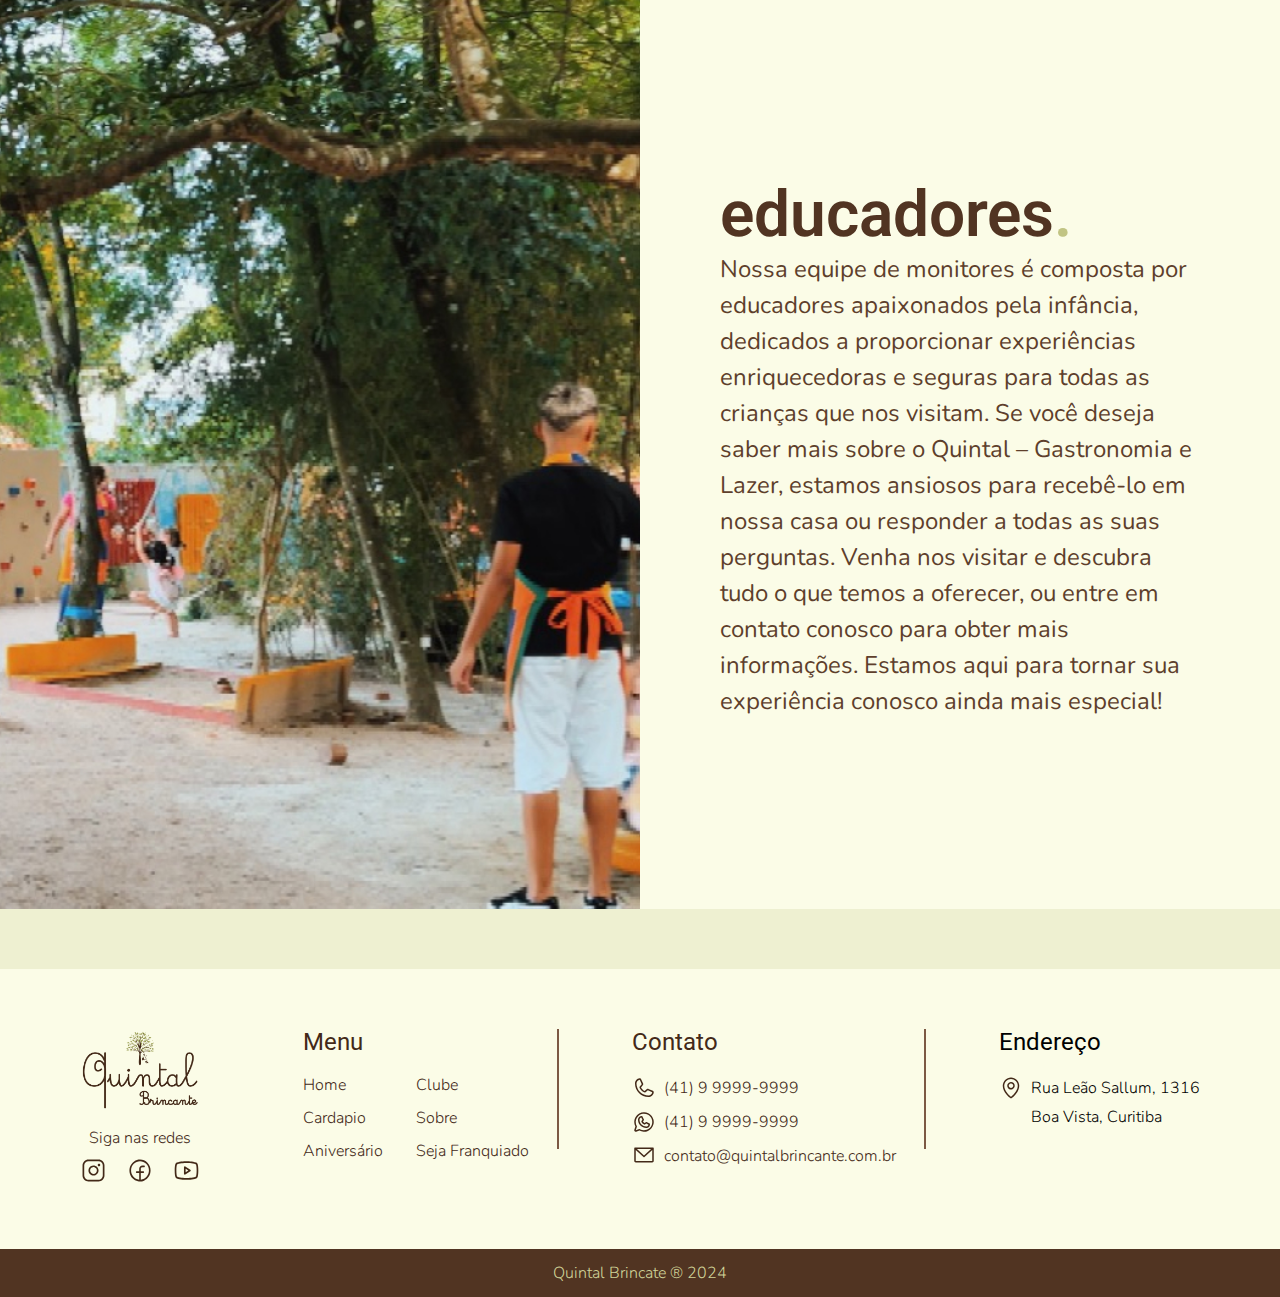
<file: sobre.html>
<!DOCTYPE html>
<html lang="pt-BR">
<head>
  <meta charset="UTF-8">
  <meta name="viewport" content="width=device-width, initial-scale=1.0">
  <title>Home | Quintal Brincante</title>
  <link rel="preconnect" href="https://fonts.googleapis.com">
  <link rel="preconnect" href="https://fonts.gstatic.com" crossorigin>
  <link href="https://fonts.googleapis.com/css2?family=Nunito:ital,wght@0,200..1000;1,200..1000&family=Roboto:ital,wght@0,100;0,300;0,400;0,500;0,700;0,900;1,100;1,300;1,400;1,500;1,700;1,900&display=swap" rel="stylesheet">
  <link rel="stylesheet" href="./css/style.css">
  <script src="./js/menu-hamburguer.js" defer></script>
</head>
<body>
  <header class="header-bg">
    <div class="header container">
      <a href="./">
        <img class="logo" src="./src/logo/qb-logo.png" alt="logo quintal brincante">
      </a>

      <nav>
        <ul class="menu font-1-l cor-p3">
          <li><a href="./cardapio">Cardápio</a></li>
          <li><a href="./aniversario">Aniversário</a></li>
          <li><a href="./clube">Clube</a></li>
          <li><a href="./sobre">Sobre</a></li>
          <li><a href="./contato">Contato</a></li>
        </ul>
      </nav>

      <a class="botao-esc font-1-m-b cor-p2-3" href="./franquia">Seja Franquiado</a>
    </div>
  </header>

  <main class="sobre-bg">
    <div>
      <img src="./src/img/sobre/sobre-bg.jpg" alt="foto de uma casa de madeira com uma placa escrito 'quintal brincante'">
    </div>
  </main>

  <section class="espaco">
      <div>
        <img src="./src/img/sobre/espaco.jpg" alt="foto de uma casa de madeixa e árvores">
      </div>

      <div class="espaco-conteudo">
        <h1 class="font-1-xxl cor-p3-1">espaço amplo<span class="cor-p1-3">.</span></h1>

        <p class="font-2-l cor-p3-2">
          Com uma atmosfera encantadora, oferecemos uma experiência gastronômica única, com opções à la carte e buffet nos finais de semana e feriados. No entanto, o que realmente nos destaca é nosso amplo espaço de 2.000 m2, localizado em meio a um belo bosque. Aqui, as crianças podem se divertir e explorar em nossos brinquedos especialmente projetados para o desenvolvimento infantil, enquanto os pais relaxam e desfrutam de uma refeição tranquila. Além disso, temos uma vila dos animais, onde nossos pequenos visitantes podem interagir com animais adoráveis, criando momentos inesquecíveis para toda a família. No Quintal, a diversão e a boa comida se encontram em um ambiente acolhedor e acolhedor.
        </p>
      </div>
  </section>

  <section class="aprendizado">
      <div class="aprendizado-conteudo">
        <h1 class="font-1-xxl cor-p3-1">aprendizado lúdico<span class="cor-p1-3">.</span></h1>

        <p class="font-2-l cor-p3-2">
          O Quintal representa mais do que apenas um espaço de restaurante; é um refúgio para uma infância saudável. Aqui, as crianças são convidadas a explorar a natureza, desenvolver habilidades físicas, compreender o ciclo de vida das plantas e desfrutar de interações significativas com amigos e com o meio ambiente. Nossa atmosfera estimula os sentidos, fortalece a imunidade e promove um senso de preservação ambiental. Acreditamos no poder do brincar livre para proporcionar uma variedade de benefícios, desde o desenvolvimento muscular até o estímulo cognitivo. No Quintal, cada momento é uma oportunidade para crescer, aprender e se conectar com o mundo ao nosso redor.
        </p>
      </div>

      <div>
        <img src="./src/img/sobre/aprendizado.jpg" alt="foto de uma criança com um brinquedo na mão">
      </div>
  </section>

  <section class="educadores">
      <div>
        <img src="./src/img/sobre/educadores.jpg" alt="foto de uma casa de madeixa e árvores">
      </div>

      <div class="educadores-conteudo">
        <h1 class="font-1-xxl cor-p3-1">educadores<span class="cor-p1-3">.</span></h1>

        <p class="font-2-l cor-p3-2">
          Nossa equipe de monitores é composta por educadores apaixonados pela infância, dedicados a proporcionar experiências enriquecedoras e seguras para todas as crianças que nos visitam. Se você deseja saber mais sobre o Quintal – Gastronomia e Lazer, estamos ansiosos para recebê-lo em nossa casa ou responder a todas as suas perguntas. Venha nos visitar e descubra tudo o que temos a oferecer, ou entre em contato conosco para obter mais informações. Estamos aqui para tornar sua experiência conosco ainda mais especial!
        </p>
      </div>
  </section>

  <footer class="footer-bg">
    <div class="footer container">
      <div class="logo logo-redes">
        <a href="./">
          <img src="./src/logo/qb-logo.png" alt="logo quintal brincante">
        </a>

        <p class="font-2-s cor-p3">Siga nas redes</p>

        <nav>
          <ul class="redes-menu">
            <li><a href="https://instagram.com" target="_blank"><img src="./src/icons/instagram.svg" alt="logo instagram" target="_blank"></img></a></li>
            <li><a href="https://facebook.com" target="_blank"><img src="./src/icons/facebook.svg" alt="logo facebook"></img></a></li>
            <li><a href="https://youtube.com"><img src="./src/icons/youtube.svg" alt="logo youtube"></img></a></li>
          </ul>
        </nav>
      </div>

      <div class="footer-menu footer-detalhe">
        <h3 class="font-1-l cor-p3">Menu</h3>
        <nav>
          <ul class="footer-menu-nav font-2-s cor-p3">
            <li><a href="./">Home</a></li>
            <li><a href="./clube">Clube</a></li>
            <li><a href="./cardapio">Cardapio</a></li>
            <li><a href="./sobre">Sobre</a></li>
            <li><a href="./aniversario">Aniversário</a></li>
            <li><a href="./franquia">Seja Franquiado</a></li>
          </ul>
        </nav>
      </div>

      <div class="footer-contato cor-p3 footer-detalhe">
        <h3 class="font-1-l">Contato</h3>

        <div class="contato-item font-2-s">
          <img src="./src/icons/telefone.svg" alt="ícone de um telefone">
          <a href="+550000000000">(41) 9 9999-9999</a>
        </div>

        <div class="contato-item font-2-s">
          <img src="./src/icons/whatsapp.svg" alt="ícone do whatsapp">
          <a href="">(41) 9 9999-9999</a>
        </div>

        <div class="contato-item font-2-s">
          <img src="./src/icons/email.svg" alt="ícone de um envolope">
          <a href="">contato@quintalbrincante.com.br</a>
        </div>
      </div>

      <div class="footer-endereco">
        <h3 class="font-1-l">Endereço</h3>

        <div class="endereco-item font-2-s">
          <img src="./src/icons/endereco.svg" alt="ícone de um telefone">
          <a href="https://google.com/maps/place/Rua+Le%C3%A3o+Sallum,+1316+-+Boa+Vista,+Curitiba+-+PR,+82540-050/data=!4m2!3m1!1s0x94dce691fe9e7ce1:0x84d23795d1066c5e?sa=X&ved=1t:242&ictx=111" target="_blank">Rua Leão Sallum, 1316</a>
          <a href="https://google.com/maps/place/Rua+Le%C3%A3o+Sallum,+1316+-+Boa+Vista,+Curitiba+-+PR,+82540-050/data=!4m2!3m1!1s0x94dce691fe9e7ce1:0x84d23795d1066c5e?sa=X&ved=1t:242&ictx=111" target="_blank">Boa Vista, Curitiba</a>
        </div>
      </div>
    </div>
  </footer>

  <div class="rodape-bg font-2-s cor-p1-4">
    <p>Quintal Brincate ® 2024</p>
  </div>
</body>
</html>
</file>
<file: css/style.css>
/* Global */
@import './global/global.css';
@import './global/header.css';
@import './global/footer.css';
@import './global/menu-hamburguer.css';

/* Utilidades */
@import './utilities/cores.css';
@import './utilities/tipografia.css';
@import './utilities/componentes.css';
@import './utilities/depoimento.css';

/* Páginas */
@import './home/home.css';
@import './cardapio/cardapio.css';
@import './aniversario/aniversario.css';
@import './sobre/sobre.css';
@import './clube/clube.css';
@import './franquia/franquia.css';
@import './contato/contato.css';
</file>
